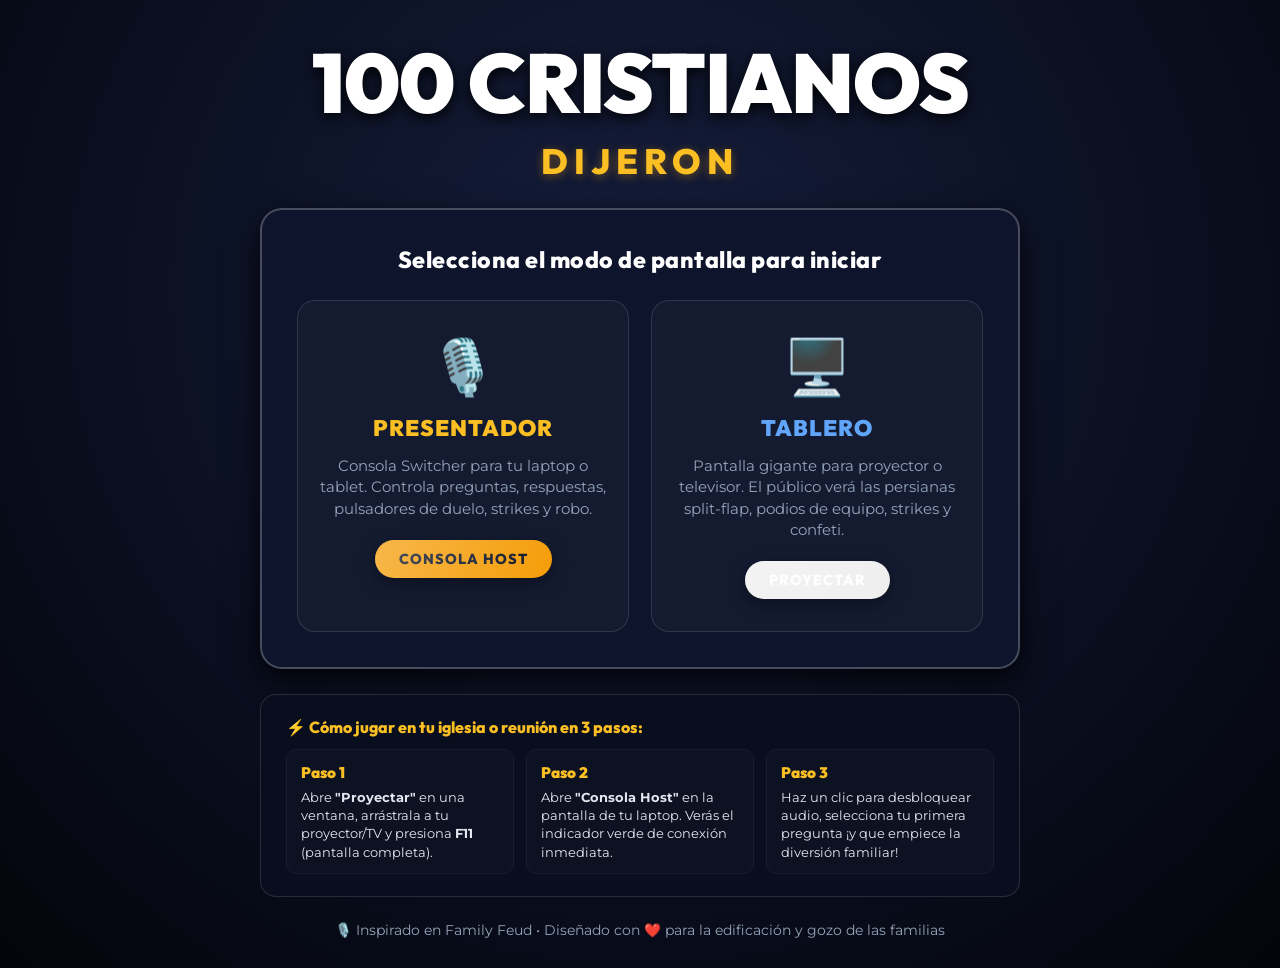
<file: index.html>
<!DOCTYPE html>
<html lang="es">
<head>
  <meta charset="UTF-8">
  <meta name="viewport" content="width=device-width, initial-scale=1.0">
  <title>100 Cristianos Dijeron 🎙️ - Juego Familiar para Iglesias</title>
  <link rel="stylesheet" href="css/variables.css">
  <link rel="stylesheet" href="css/main.css">
  <style>
    .welcome-container {
      display: flex;
      flex-direction: column;
      align-items: center;
      justify-content: center;
      min-height: 100vh;
      padding: 30px 20px;
      text-align: center;
      position: relative;
      z-index: 2;
      background: radial-gradient(circle at 50% 30%, #151d3b 0%, #080c1a 70%, #03050a 100%);
    }

    .title-area {
      margin-bottom: 25px;
    }

    .logo-broadcast {
      font-family: var(--font-display);
      font-weight: 900;
      font-size: clamp(2.8rem, 8vw, 5.2rem);
      text-transform: uppercase;
      letter-spacing: -1px;
      color: #ffffff;
      text-shadow: 0 4px 14px rgba(0, 0, 0, 0.9);
      margin-bottom: 4px;
    }

    .sub-logo {
      font-family: var(--font-display);
      font-size: clamp(1.2rem, 3.5vw, 2.2rem);
      font-weight: 800;
      color: var(--gold-bright);
      text-transform: uppercase;
      letter-spacing: 6px;
      text-shadow: 0 2px 10px rgba(245, 158, 11, 0.4);
    }

    .selection-box {
      width: 100%;
      max-width: 760px;
      padding: 35px;
      margin-bottom: 25px;
      background: #0d142b;
      border: 2px solid var(--border-stage-metallic);
      border-radius: 22px;
      box-shadow: var(--shadow-stage-card);
    }

    .selection-title {
      font-family: var(--font-display);
      font-size: 1.45rem;
      font-weight: 800;
      margin-bottom: 26px;
      color: #fff;
      letter-spacing: 0.5px;
    }

    .role-grid {
      display: grid;
      grid-template-columns: 1fr;
      gap: 22px;
    }

    @media (min-width: 640px) {
      .role-grid {
        grid-template-columns: 1fr 1fr;
      }
    }

    .role-card {
      padding: 32px 22px;
      background: rgba(255, 255, 255, 0.03);
      border: 1.5px solid var(--border-stage-subtle);
      border-radius: 18px;
      cursor: pointer;
      transition: all var(--transition-medium);
      display: flex;
      flex-direction: column;
      align-items: center;
      gap: 14px;
      position: relative;
    }

    .role-card:hover {
      background: rgba(255, 255, 255, 0.07);
      transform: translateY(-5px);
    }

    .role-card.presenter:hover {
      border-color: var(--gold-warm);
      box-shadow: 0 12px 30px rgba(245, 158, 11, 0.3);
    }

    .role-card.projector:hover {
      border-color: var(--team-a-bright);
      box-shadow: 0 12px 30px rgba(59, 130, 246, 0.3);
    }

    .role-icon {
      font-size: 3.4rem;
      transition: transform var(--transition-medium);
    }

    .role-card:hover .role-icon {
      transform: scale(1.15);
    }

    .role-name {
      font-family: var(--font-display);
      font-weight: 900;
      font-size: 1.4rem;
      text-transform: uppercase;
      letter-spacing: 1px;
    }

    .role-desc {
      font-size: 0.92rem;
      color: var(--text-muted);
      line-height: 1.45;
    }

    /* Guía rápida de 3 pasos */
    .quick-guide-box {
      width: 100%;
      max-width: 760px;
      padding: 22px 25px;
      background: #090e1f;
      border: 1px solid var(--border-stage-subtle);
      border-radius: 16px;
      margin-bottom: 25px;
      text-align: left;
    }

    .guide-title {
      font-family: var(--font-display);
      font-weight: 800;
      font-size: 1rem;
      color: var(--gold-bright);
      margin-bottom: 12px;
    }

    .guide-steps {
      display: grid;
      grid-template-columns: 1fr;
      gap: 12px;
    }

    @media (min-width: 600px) {
      .guide-steps {
        grid-template-columns: 1fr 1fr 1fr;
      }
    }

    .step-card {
      background: rgba(255, 255, 255, 0.02);
      padding: 12px 14px;
      border-radius: 10px;
      border: 1px solid rgba(255, 255, 255, 0.04);
      font-size: 0.82rem;
      color: var(--text-secondary);
      line-height: 1.4;
    }

    .step-num {
      font-family: var(--font-display);
      font-weight: 900;
      color: var(--gold-bright);
      font-size: 0.95rem;
      margin-bottom: 4px;
    }

    .footer {
      font-size: 0.85rem;
      color: var(--text-muted);
    }
  </style>
</head>
<body>
  <div class="welcome-container">
    <div class="title-area">
      <h1 class="logo-broadcast">100 CRISTIANOS</h1>
      <h2 class="sub-logo">DIJERON</h2>
    </div>
    
    <div class="selection-box">
      <h3 class="selection-title">Selecciona el modo de pantalla para iniciar</h3>
      
      <div class="role-grid">
        <!-- Tarjeta del Presentador -->
        <div class="role-card presenter" onclick="openRole('host.html')">
          <div class="role-icon">🎙️</div>
          <div class="role-name" style="color: var(--gold-bright);">Presentador</div>
          <p class="role-desc">Consola Switcher para tu laptop o tablet. Controla preguntas, respuestas, pulsadores de duelo, strikes y robo.</p>
          <button class="btn-premium" style="background: var(--gold-warm); color: #0f172a; padding: 10px 24px; font-size: 0.9rem; margin-top: 6px;">Consola Host</button>
        </div>

        <!-- Tarjeta de Proyección -->
        <div class="role-card projector" onclick="openRole('board.html')">
          <div class="role-icon">🖥️</div>
          <div class="role-name" style="color: #60a5fa;">Tablero</div>
          <p class="role-desc">Pantalla gigante para proyector o televisor. El público verá las persianas split-flap, podios de equipo, strikes y confeti.</p>
          <button class="btn-premium btn-blue" style="padding: 10px 24px; font-size: 0.9rem; margin-top: 6px;">Proyectar</button>
        </div>
      </div>
    </div>

    <!-- Guía de 3 pasos -->
    <div class="quick-guide-box">
      <div class="guide-title">⚡ Cómo jugar en tu iglesia o reunión en 3 pasos:</div>
      <div class="guide-steps">
        <div class="step-card">
          <div class="step-num">Paso 1</div>
          Abre <strong>"Proyectar"</strong> en una ventana, arrástrala a tu proyector/TV y presiona <strong>F11</strong> (pantalla completa).
        </div>
        <div class="step-card">
          <div class="step-num">Paso 2</div>
          Abre <strong>"Consola Host"</strong> en la pantalla de tu laptop. Verás el indicador verde de conexión inmediata.
        </div>
        <div class="step-card">
          <div class="step-num">Paso 3</div>
          Haz un clic para desbloquear audio, selecciona tu primera pregunta ¡y que empiece la diversión familiar!
        </div>
      </div>
    </div>

    <p class="footer">🎙️ Inspirado en Family Feud • Diseñado con ❤️ para la edificación y gozo de las familias</p>
  </div>

  <script src="js/audio.js"></script>
  <script>
    document.addEventListener('click', () => {
      if (window.sounds) {
        window.sounds.init();
      }
    }, { once: true });

    function openRole(url) {
      if (window.sounds) {
        window.sounds.playCorrect();
      }
      setTimeout(() => {
        window.location.href = url;
      }, 260);
    }
  </script>
</body>
</html>
</file>
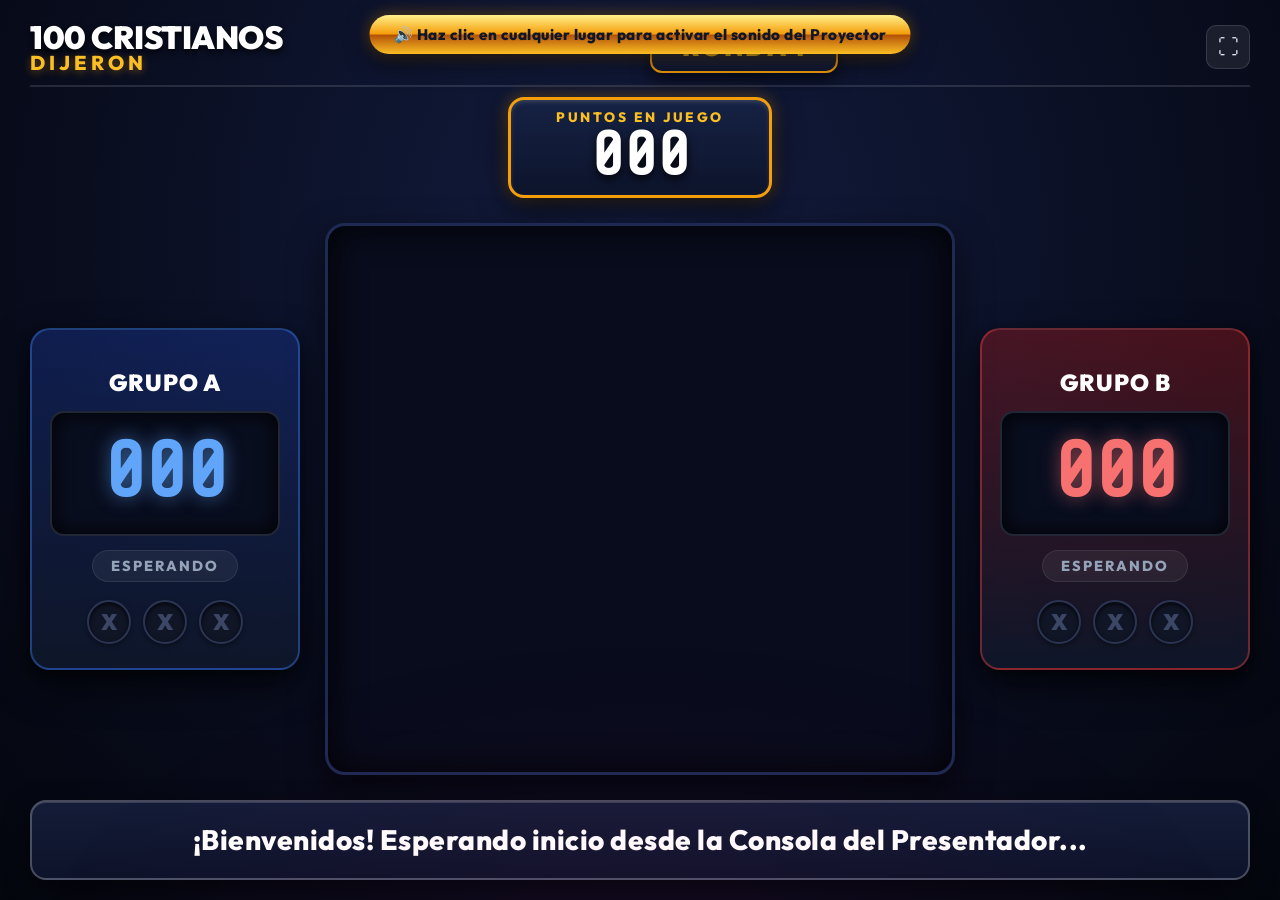
<file: board.html>
<!DOCTYPE html>
<html lang="es">
<head>
  <meta charset="UTF-8">
  <meta name="viewport" content="width=device-width, initial-scale=1.0">
  <title>Tablero de Proyección - 100 Cristianos Dijeron 🎙️</title>
  <link rel="stylesheet" href="css/variables.css">
  <link rel="stylesheet" href="css/main.css">
  <link rel="stylesheet" href="css/board.css">
</head>
<body>
  <!-- Canvas para Confeti de Celebración -->
  <canvas id="confetti-canvas"></canvas>

  <!-- Banner Flotante de Desbloqueo de Audio -->
  <div class="audio-banner" id="audio-unlock-banner" onclick="unlockAudio()">
    <span>🔊 Haz clic en cualquier lugar para activar el sonido del Proyector</span>
  </div>

  <!-- Contenedor Principal del Escenario Broadcast -->
  <div class="board-layout">
    
    <!-- Encabezado / Logo e Información de Ronda -->
    <header class="board-header">
      <div class="logo-area">
        <span class="logo-main">100 CRISTIANOS</span>
        <span class="logo-sub">DIJERON</span>
      </div>

      <div class="header-center-info">
        <div class="round-panel" id="round-indicator">RONDA 1</div>
      </div>

      <div class="header-actions">
        <button class="btn-icon-fullscreen" onclick="toggleFullScreen()" title="Pantalla Completa (F11)">⛶</button>
      </div>
    </header>

    <!-- Marcador Central Superior (Puntaje de la Ronda) -->
    <div class="score-center-container">
      <div class="score-box round-accumulated">
        <div class="score-label">PUNTOS EN JUEGO</div>
        <div class="score-val" id="accumulated-points">000</div>
      </div>
    </div>

    <!-- Área Principal de Juego (Podios + Tablero Central de Persianas) -->
    <main class="board-main">
      
      <!-- Podio Equipo A (Azul Real) -->
      <section class="team-panel team-a" id="team-a-panel">
        <div class="podium-spotlight"></div>
        <h2 class="team-name" id="team-a-name">GRUPO A</h2>
        <div class="score-box team-score-box">
          <div class="score-val" id="team-a-score">000</div>
        </div>
        <div class="team-indicator" id="team-a-indicator">ESPERANDO</div>
        
        <!-- 3 Lámparas Físicas de Strike -->
        <div class="podium-strikes" id="team-a-strikes" title="Strikes acumulados">
          <div class="strike-lamp" id="team-a-x1"><span class="podium-x">X</span></div>
          <div class="strike-lamp" id="team-a-x2"><span class="podium-x">X</span></div>
          <div class="strike-lamp" id="team-a-x3"><span class="podium-x">X</span></div>
        </div>
      </section>

      <!-- Tablero Central de Respuestas (Persianas Split-Flap) -->
      <section class="board-cards-grid" id="board-cards-container">
        <!-- Generado dinámicamente en board.js -->
      </section>

      <!-- Podio Equipo B (Rojo Carmín) -->
      <section class="team-panel team-b" id="team-b-panel">
        <div class="podium-spotlight"></div>
        <h2 class="team-name" id="team-b-name">GRUPO B</h2>
        <div class="score-box team-score-box">
          <div class="score-val" id="team-b-score">000</div>
        </div>
        <div class="team-indicator" id="team-b-indicator">ESPERANDO</div>

        <!-- 3 Lámparas Físicas de Strike -->
        <div class="podium-strikes" id="team-b-strikes" title="Strikes acumulados">
          <div class="strike-lamp" id="team-b-x1"><span class="podium-x">X</span></div>
          <div class="strike-lamp" id="team-b-x2"><span class="podium-x">X</span></div>
          <div class="strike-lamp" id="team-b-x3"><span class="podium-x">X</span></div>
        </div>
      </section>

    </main>

    <!-- Pregunta Gigante en la Parte Inferior -->
    <footer class="board-footer">
      <div class="question-box" id="question-text">
        ¡Bienvenidos! Esperando inicio desde la Consola del Presentador...
      </div>
    </footer>

  </div>

  <!-- Overlay para los Strikes (Grandes 'X' Rojas Impactantes) -->
  <div class="strikes-overlay" id="strikes-overlay">
    <div class="strike-flash"></div>
    <div class="strikes-wrapper" id="strikes-wrapper">
      <!-- Generado dinámicamente con animación elástica -->
    </div>
  </div>

  <!-- Overlay de Alerta: ¡OPORTUNIDAD DE ROBO! -->
  <div class="steal-overlay" id="steal-overlay">
    <div class="steal-badge">
      <div class="steal-icon">🚨</div>
      <h2 class="steal-title">¡OPORTUNIDAD DE ROBO!</h2>
      <p class="steal-subtitle" id="steal-team-announcement">EQUIPO RIVAL TIENE UNA OPORTUNIDAD</p>
    </div>
  </div>

  <!-- Overlay de Alerta: DUELO DE CAPITANES (Face-Off) -->
  <div class="faceoff-overlay" id="faceoff-overlay">
    <div class="faceoff-badge">
      <div class="faceoff-icon">⚡</div>
      <h2 class="faceoff-title">¡DUELO DE CAPITANES!</h2>
      <p class="faceoff-subtitle" id="faceoff-winner-text">¡ATENTOS AL PULSADOR!</p>
    </div>
  </div>

  <!-- Pantalla Completa Especial para DINERO RÁPIDO (Fast Money) -->
  <div class="fast-money-overlay" id="fast-money-overlay">
    <div class="fast-money-header">
      <div class="fast-logo-badge">
        <span class="logo-main" style="font-size: 2.4rem;">DINERO RÁPIDO</span>
        <span class="fast-sub-title">RONDA FINAL DECISIVA</span>
      </div>

      <!-- Cronómetro con Indicador Circular -->
      <div class="timer-display-wrapper">
        <div class="timer-container" id="fast-money-timer">20</div>
      </div>
    </div>
    
    <div class="fast-money-grid">
      <!-- Columna Jugador 1 -->
      <div class="fast-player-col player-1-theme" id="player-1-col">
        <div class="player-col-header">
          <span class="player-badge">PRIMER TURNO</span>
          <h3>JUGADOR 1</h3>
        </div>
        <div class="fast-rows-container" id="player-1-rows">
          <!-- Filas generadas dinámicamente -->
        </div>
        <div class="fast-player-total">
          <span>TOTAL JUGADOR 1:</span>
          <span class="fast-total-val" id="p1-total">0</span>
        </div>
      </div>
      
      <!-- Columna Jugador 2 -->
      <div class="fast-player-col player-2-theme" id="player-2-col">
        <div class="player-col-header">
          <span class="player-badge">SEGUNDO TURNO</span>
          <h3>JUGADOR 2</h3>
        </div>
        <div class="fast-rows-container" id="player-2-rows">
          <!-- Filas generadas dinámicamente -->
        </div>
        <div class="fast-player-total">
          <span>TOTAL JUGADOR 2:</span>
          <span class="fast-total-val" id="p2-total">0</span>
        </div>
      </div>
    </div>

    <!-- Puntuación Global Acumulada con Barra de Meta hacia 200 Puntos -->
    <div class="fast-money-footer-panel">
      <div class="fast-progress-wrapper">
        <div class="fast-progress-labels">
          <span>PUNTOS TOTALES ACUMULADOS</span>
          <span class="fast-goal-label">META: 200 PUNTOS</span>
        </div>
        <div class="fast-progress-track">
          <div class="fast-progress-bar" id="fast-progress-bar" style="width: 0%;"></div>
        </div>
      </div>

      <div class="fast-money-grand-total">
        <span class="grand-total-val" id="fast-grand-total">0</span>
        <span class="grand-total-max">/ 200</span>
      </div>
    </div>
  </div>

  <!-- Scripts -->
  <script src="js/audio.js"></script>
  <script src="js/board.js"></script>
</body>
</html>
</file>
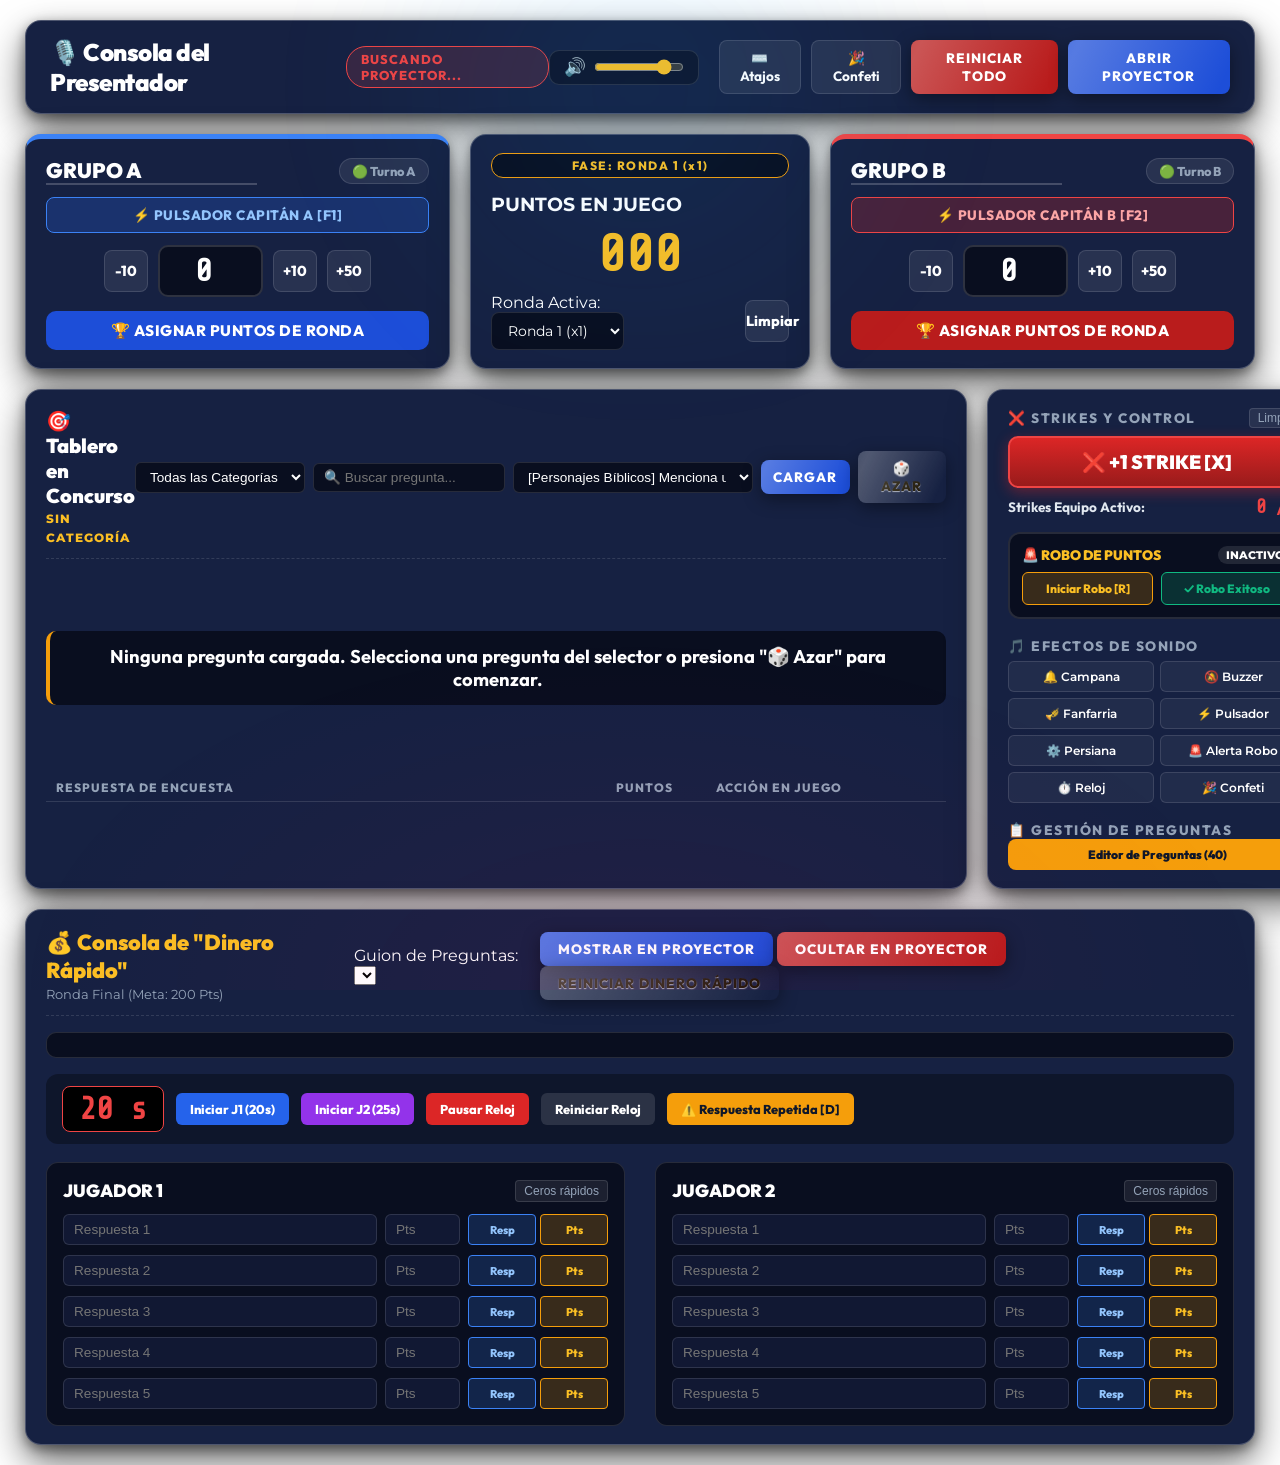
<file: host.html>
<!DOCTYPE html>
<html lang="es">
<head>
  <meta charset="UTF-8">
  <meta name="viewport" content="width=device-width, initial-scale=1.0">
  <title>Consola del Presentador - 100 Cristianos Dijeron 🎙️</title>
  <link rel="stylesheet" href="css/variables.css">
  <link rel="stylesheet" href="css/main.css">
  <link rel="stylesheet" href="css/host.css">
</head>
<body>
  
  <div class="host-container">
    
    <!-- Barra Superior de Control de Producción -->
    <header class="host-header">
      <div class="header-title-area">
        <div class="host-title-badge">
          <h1>🎙️ Consola del Presentador</h1>
          <span class="connection-status disconnected" id="connection-badge">Buscando Proyector...</span>
        </div>
      </div>

      <!-- Controles de Audio y Acciones Globales -->
      <div class="header-tools-area">
        <div class="volume-control-box">
          <button class="btn-mute" id="btn-mute-toggle" onclick="toggleHostMute()" title="Silenciar / Activar Audio">🔊</button>
          <input type="range" id="host-volume-slider" min="0" max="1" step="0.05" value="0.85" oninput="changeHostVolume(this.value)" title="Volumen Master">
        </div>

        <div class="global-actions">
          <button class="btn-tool" onclick="openHotkeysModal()" title="Ver Atajos de Teclado">⌨️ Atajos</button>
          <button class="btn-tool" onclick="triggerHostConfetti()" title="Lanzar Confeti al Proyector">🎉 Confeti</button>
          <button class="btn-premium btn-red" onclick="resetFullGame()">Reiniciar Todo</button>
          <button class="btn-premium btn-blue" onclick="openBoardTab()">Abrir Proyector</button>
        </div>
      </div>
    </header>

    <!-- Fila 1: Control de Equipos y Puntuación Global -->
    <div class="host-row-two-cols">
      
      <!-- Equipo A Control (Azul Real) -->
      <div class="host-card team-control-card border-a" id="host-team-a-panel">
        <div class="team-header-input">
          <input type="text" id="team-a-input-name" value="GRUPO A" onchange="syncState()">
          <button class="active-dot" id="dot-team-a" onclick="setActiveTeam('A')" title="Atajo: Tecla A">
            🟢 Turno <span class="hotkey-mini">A</span>
          </button>
        </div>

        <!-- Botón de Pulsador de Duelo (Face-Off) -->
        <button class="btn-faceoff-buzz btn-blue-buzz" onclick="triggerFaceOff('A')" title="Atajo: Tecla F1">
          ⚡ Pulsador Capitán A [F1]
        </button>
        
        <div class="score-modifier-row">
          <button class="btn-adjust" onclick="modifyScore('A', -10)">-10</button>
          <input type="number" id="team-a-score-val" value="0" onchange="syncState()">
          <button class="btn-adjust" onclick="modifyScore('A', 10)">+10</button>
          <button class="btn-adjust btn-quick-add" onclick="modifyScore('A', 50)">+50</button>
        </div>
        
        <button class="btn-assign-accumulated btn-blue-fill" onclick="assignAccumulatedTo('A')" title="Atajo: Tecla Espacio (si Equipo A activo)">
          🏆 Asignar Puntos de Ronda
        </button>
      </div>

      <!-- Puntos de la Ronda, Multiplicador y Estado de Concurso -->
      <div class="host-card round-settings-card">
        <div class="phase-indicator-badge" id="phase-badge">FASE: RONDA REGULAR</div>
        <h3>PUNTOS EN JUEGO</h3>
        <div class="accumulated-pool-display" id="accumulated-display">000</div>
        
        <div class="settings-row">
          <div class="round-select-wrapper">
            <label>Ronda Activa:</label>
            <select id="round-select" onchange="onRoundChange()">
              <option value="1">Ronda 1 (x1)</option>
              <option value="2">Ronda 2 (x2)</option>
              <option value="3">Ronda 3 (x3)</option>
              <option value="4">Ronda 4 (x3)</option>
            </select>
          </div>
          <button class="btn-adjust btn-gray" onclick="clearAccumulated()" title="Poner en 0 acumulados">Limpiar</button>
        </div>
      </div>

      <!-- Equipo B Control (Rojo Carmín) -->
      <div class="host-card team-control-card border-b" id="host-team-b-panel">
        <div class="team-header-input">
          <input type="text" id="team-b-input-name" value="GRUPO B" onchange="syncState()">
          <button class="active-dot" id="dot-team-b" onclick="setActiveTeam('B')" title="Atajo: Tecla B">
            🟢 Turno <span class="hotkey-mini">B</span>
          </button>
        </div>

        <!-- Botón de Pulsador de Duelo (Face-Off) -->
        <button class="btn-faceoff-buzz btn-red-buzz" onclick="triggerFaceOff('B')" title="Atajo: Tecla F2">
          ⚡ Pulsador Capitán B [F2]
        </button>
        
        <div class="score-modifier-row">
          <button class="btn-adjust" onclick="modifyScore('B', -10)">-10</button>
          <input type="number" id="team-b-score-val" value="0" onchange="syncState()">
          <button class="btn-adjust" onclick="modifyScore('B', 10)">+10</button>
          <button class="btn-adjust btn-quick-add" onclick="modifyScore('B', 50)">+50</button>
        </div>
        
        <button class="btn-assign-accumulated btn-red-fill" onclick="assignAccumulatedTo('B')" title="Atajo: Tecla Espacio (si Equipo B activo)">
          🏆 Asignar Puntos de Ronda
        </button>
      </div>

    </div>

    <!-- Fila 2: Selector de Preguntas y Control del Tablero Activo -->
    <div class="host-row-main-deck">
      
      <!-- Panel de Control del Tablero (Pregunta y Respuestas) -->
      <div class="host-card active-game-card">
        <div class="card-header-actions">
          <div class="deck-title-wrap">
            <h2>🎯 Tablero en Concurso</h2>
            <span class="deck-subtitle" id="active-category-pill">SIN CATEGORÍA</span>
          </div>
          
          <!-- Filtro de Categoría y Buscador en Vivo -->
          <div class="question-search-filters">
            <select id="category-filter-select" onchange="onCategoryFilterChange()">
              <option value="ALL">Todas las Categorías</option>
            </select>

            <input type="text" id="question-search-input" placeholder="🔍 Buscar pregunta..." oninput="onSearchQuestions()">

            <select id="question-select-db">
              <!-- Cargado dinámicamente desde database.js -->
            </select>

            <button class="btn-premium btn-blue btn-sm" onclick="loadSelectedQuestion()">Cargar</button>
            <button class="btn-premium btn-gold btn-sm" onclick="loadRandomQuestion()" title="Cargar pregunta al azar">🎲 Azar</button>
          </div>
        </div>

        <div class="active-question-display" id="active-question-lbl">
          Ninguna pregunta cargada. Selecciona una pregunta del selector o presiona "🎲 Azar" para comenzar.
        </div>

        <div class="host-answers-list-header">
          <span>RESPUESTA DE ENCUESTA</span>
          <span>PUNTOS</span>
          <span>ACCIÓN EN JUEGO</span>
        </div>
        
        <div class="host-answers-list" id="host-answers-list-container">
          <!-- Respuestas cargadas dinámicamente con botones de acertar y destapar sin puntos -->
        </div>
      </div>

      <!-- Panel Lateral de Acciones Rápidas (Strikes, Robo y Sonidos) -->
      <div class="host-card side-actions-card">
        
        <!-- Control Inteligente de Strikes -->
        <div class="side-section-header">
          <h3>❌ STRIKES Y CONTROL</h3>
          <button class="btn-mini-clear" onclick="clearStrikesOnBoard()" title="Poner en 0 los strikes de los podios">Limpiar</button>
        </div>
        
        <div class="strikes-triggers">
          <button class="btn-strike-main" onclick="addProgressiveStrike()" title="Atajo: Tecla X">
            ❌ +1 STRIKE <span class="hotkey-tag">[X]</span>
          </button>
          <div class="strikes-indicators-live">
            <span>Strikes Equipo Activo:</span>
            <span class="live-strike-count" id="active-strike-display">0 / 3</span>
          </div>
        </div>

        <!-- Módulo de Oportunidad de Robo (Steal) -->
        <div class="steal-control-box" id="steal-control-box">
          <div class="steal-box-header">
            <h4>🚨 ROBO DE PUNTOS</h4>
            <span class="steal-status-pill" id="steal-status-pill">INACTIVO</span>
          </div>
          <div class="steal-actions-grid">
            <button class="btn-steal-trigger" onclick="triggerManualStealMode()" title="Activar alerta de robo en el proyector">
              Iniciar Robo [R]
            </button>
            <button class="btn-steal-win" onclick="resolveStealWin()" title="El equipo rival acertó y se roba la bolsa">
              ✓ Robo Exitoso
            </button>
          </div>
        </div>

        <!-- Efectos de Sonido de TV Show -->
        <h3 style="margin-top: 18px;">🎵 EFECTOS DE SONIDO</h3>
        <div class="sounds-grid">
          <button class="btn-sound" onclick="playHostSound('correct')">🔔 Campana</button>
          <button class="btn-sound btn-sound-wrong" onclick="playHostSound('wrong')">🔕 Buzzer</button>
          <button class="btn-sound btn-sound-win" onclick="playHostSound('win')">🎺 Fanfarria</button>
          <button class="btn-sound" onclick="playHostSound('faceoff_buzzer')">⚡ Pulsador</button>
          <button class="btn-sound" onclick="playHostSound('mechanical_flap')">⚙️ Persiana</button>
          <button class="btn-sound" onclick="playHostSound('steal_alert')">🚨 Alerta Robo</button>
          <button class="btn-sound" onclick="playHostSound('tick')">⏱️ Reloj</button>
          <button class="btn-sound btn-sound-confetti" onclick="triggerHostConfetti()">🎉 Confeti</button>
        </div>

        <h3 style="margin-top: 18px;">📋 GESTIÓN DE PREGUNTAS</h3>
        <div class="db-actions-quick">
          <button class="btn-sound btn-gold-solid" onclick="openDatabaseEditor()">
            Editor de Preguntas (<span id="total-q-count">0</span>)
          </button>
        </div>
      </div>

    </div>

    <!-- Fila 3: MÓDULO DE DINERO RÁPIDO (FAST MONEY) -->
    <div class="host-card fast-money-control-panel">
      <div class="fast-header">
        <div class="fast-header-left">
          <h2>💰 Consola de "Dinero Rápido"</h2>
          <span class="fast-badge-status">Ronda Final (Meta: 200 Pts)</span>
        </div>

        <div class="fast-set-selector-wrap">
          <label>Guion de Preguntas:</label>
          <select id="fast-set-select" onchange="onFastSetChange()">
            <!-- Sets cargados de database.js -->
          </select>
        </div>

        <div class="fast-actions">
          <button class="btn-premium btn-blue" onclick="toggleFastMoneyBoard(true)">Mostrar en Proyector</button>
          <button class="btn-premium btn-red" onclick="toggleFastMoneyBoard(false)">Ocultar en Proyector</button>
          <button class="btn-premium btn-gold" onclick="resetFastMoneyState()">Reiniciar Dinero Rápido</button>
        </div>
      </div>

      <!-- Guion de Preguntas en Pantalla para que el presentador lea fácilmente -->
      <div class="fast-questions-script-box" id="fast-questions-script-box">
        <!-- 5 preguntas del set seleccionado -->
      </div>

      <div class="fast-timer-controls">
        <div class="timer-display-host" id="fast-timer-display">20 s</div>
        <button class="btn-timer btn-start-t" onclick="startFastTimer(20)">Iniciar J1 (20s)</button>
        <button class="btn-timer btn-start-t btn-timer-j2" onclick="startFastTimer(25)">Iniciar J2 (25s)</button>
        <button class="btn-timer btn-stop-t" onclick="stopFastTimer()">Pausar Reloj</button>
        <button class="btn-timer btn-reset-t" onclick="resetFastTimer()">Reiniciar Reloj</button>
        <button class="btn-timer btn-repeat-alert" onclick="triggerRepeatAnswerAlert()" title="Tocar sonido de respuesta duplicada">
          ⚠️ Respuesta Repetida [D]
        </button>
      </div>

      <div class="fast-players-host-inputs">
        
        <!-- Jugador 1 Control -->
        <div class="player-input-column border-a">
          <div class="player-col-header">
            <h3>JUGADOR 1</h3>
            <button class="btn-quick-zero-all" onclick="quickZeroRemaining('player1')" title="Llenar casillas vacías con 0">Ceros rápidos</button>
          </div>
          <div class="player-rows-inputs" id="p1-inputs-container">
            <!-- 5 filas de entradas -->
          </div>
        </div>

        <!-- Jugador 2 Control -->
        <div class="player-input-column border-b">
          <div class="player-col-header">
            <h3>JUGADOR 2</h3>
            <button class="btn-quick-zero-all" onclick="quickZeroRemaining('player2')" title="Llenar casillas vacías con 0">Ceros rápidos</button>
          </div>
          <div class="player-rows-inputs" id="p2-inputs-container">
            <!-- 5 filas de entradas -->
          </div>
        </div>

      </div>
    </div>

  </div>

  <!-- MODAL: EDITOR DE PREGUNTAS (CREACIÓN DINÁMICA, EXPORT/IMPORT) -->
  <div class="db-editor-modal" id="db-editor-modal">
    <div class="db-editor-content">
      <div class="db-editor-header">
        <h2>📚 Base de Datos y Gestor de Preguntas</h2>
        <button class="btn-close-modal" onclick="closeDatabaseEditor()">✖</button>
      </div>
      
      <div class="db-editor-body">
        
        <!-- Crear Nueva Pregunta con 3 a 8 Respuestas Flexibles -->
        <div class="editor-section-new">
          <h3>➕ Agregar Nueva Pregunta de Encuesta</h3>
          <div class="editor-form-row">
            <div class="editor-form-group" style="flex: 1;">
              <label>Categoría:</label>
              <input type="text" id="new-q-category" placeholder="Ej. Personajes Bíblicos / Vida en la Iglesia">
            </div>
            <div class="editor-form-group" style="flex: 2;">
              <label>Pregunta:</label>
              <input type="text" id="new-q-text" placeholder="Ej. Nombra un personaje de la Biblia que...">
            </div>
          </div>
          
          <div class="answers-editor-header">
            <label>Respuestas y Puntuaciones (Mínimo 3, Máximo 8):</label>
            <div class="answers-count-btns">
              <button class="btn-count-adjust" onclick="addAnswerRow()">+ Casilla</button>
              <button class="btn-count-adjust" onclick="removeAnswerRow()">- Casilla</button>
            </div>
          </div>

          <div class="answers-dynamic-list" id="new-q-answers-container">
            <!-- Filas dinámicas de respuestas -->
          </div>
          
          <button class="btn-premium btn-blue" onclick="saveNewQuestion()" style="width: 100%; margin-top: 15px;">Guardar Pregunta en Base de Datos</button>
        </div>

        <hr class="editor-divider">

        <!-- Herramientas de Respaldo e Importación/Exportación -->
        <div class="editor-tools-row">
          <button class="btn-tool-secondary" onclick="exportQuestionsJSON()">💾 Exportar Preguntas (JSON)</button>
          
          <label class="btn-tool-secondary" style="cursor: pointer;">
            📥 Importar Preguntas (JSON)
            <input type="file" id="import-json-file" accept=".json" style="display: none;" onchange="importQuestionsJSON(event)">
          </label>

          <button class="btn-tool-secondary btn-danger-soft" onclick="confirmResetDatabase()">↺ Restaurar Preguntas de Fábrica</button>
        </div>

        <hr class="editor-divider">

        <!-- Listado de Preguntas Existentes con opción de búsqueda y borrado -->
        <div class="editor-section-list">
          <div class="list-search-header">
            <h3>📋 Preguntas en Sistema (<span id="modal-q-count">0</span>)</h3>
            <input type="text" id="modal-search-input" placeholder="Filtrar lista..." oninput="renderEditorQuestionsList()">
          </div>
          <div class="questions-scroll-list" id="editor-questions-list">
            <!-- Cargado dinámicamente -->
          </div>
        </div>

      </div>
    </div>
  </div>

  <!-- MODAL: GUÍA DE ATAJOS DE TECLADO (HOTKEYS) -->
  <div class="db-editor-modal" id="hotkeys-modal">
    <div class="db-editor-content" style="max-width: 620px;">
      <div class="db-editor-header">
        <h2>⌨️ Atajos de Teclado para el Show en Vivo</h2>
        <button class="btn-close-modal" onclick="closeHotkeysModal()">✖</button>
      </div>
      <div class="hotkeys-modal-body">
        <div class="hotkey-entry"><span class="key-badge">1 - 8</span><span>Acierto: Revelar Respuesta 1 a 8 (+Puntos a la bolsa)</span></div>
        <div class="hotkey-entry"><span class="key-badge">Alt + 1-8</span><span>Destapar respuesta faltante por curiosidad (Sin Puntos)</span></div>
        <div class="hotkey-entry"><span class="key-badge">X</span><span>+1 Strike progresivo (en el 3ero activa Robo de Puntos)</span></div>
        <div class="hotkey-entry"><span class="key-badge">F1 / F2</span><span>Pulsador de Duelo Capitán A / Capitán B</span></div>
        <div class="hotkey-entry"><span class="key-badge">A / B</span><span>Activar turno del GRUPO A / GRUPO B</span></div>
        <div class="hotkey-entry"><span class="key-badge">R</span><span>Activar / Desactivar alerta de Robo de Puntos</span></div>
        <div class="hotkey-entry"><span class="key-badge">Espacio</span><span>Asignar puntos acumulados al equipo en turno</span></div>
        <div class="hotkey-entry"><span class="key-badge">D</span><span>Alerta de Respuesta Repetida (Dinero Rápido)</span></div>
        <div class="hotkey-entry"><span class="key-badge">M</span><span>Silenciar / Activar audio general</span></div>
        <div class="hotkey-entry"><span class="key-badge">C</span><span>Lanzar lluvia de confeti en el proyector</span></div>
      </div>
    </div>
  </div>

  <!-- Scripts -->
  <script src="js/audio.js"></script>
  <script src="js/database.js"></script>
  <script src="js/host.js"></script>
</body>
</html>
</file>
<file: css/variables.css>
/* SISTEMA DE DISEÑO BROADCAST - 100 CRISTIANOS DIJERON (EDICIÓN ESTUDIO DE TV) */
@import url('https://fonts.googleapis.com/css2?family=Montserrat:wght@400;500;600;700;800;900&family=Outfit:wght@400;500;600;700;800;900&family=Share+Tech+Mono&display=swap');

:root {
  /* Escenario de Televisión y Fondo */
  --bg-stage-deep: #060914;
  --bg-stage-navy: #0b1126;
  --bg-stage-surface: #101935;
  --bg-stage-panel: #162142;
  --bg-stage-glass: rgba(16, 25, 53, 0.88);
  --border-stage-subtle: rgba(255, 255, 255, 0.12);
  --border-stage-metallic: rgba(255, 255, 255, 0.24);

  /* Identidad de Equipos (Paleta Oficial de TV Show) */
  /* Equipo A: Azul Real Zafiro */
  --team-a-primary: #1d4ed8;
  --team-a-bright: #3b82f6;
  --team-a-dark: #1e3a8a;
  --team-a-glow: 0 0 20px rgba(59, 130, 246, 0.45);
  --team-a-bg-surface: rgba(29, 78, 216, 0.18);

  /* Equipo B: Rojo Carmín / Rubí */
  --team-b-primary: #dc2626;
  --team-b-bright: #ef4444;
  --team-b-dark: #991b1b;
  --team-b-glow: 0 0 20px rgba(239, 68, 68, 0.45);
  --team-b-bg-surface: rgba(220, 38, 38, 0.18);

  /* Oro Cálido de Concurso (Trofeo & Marcador) */
  --gold-warm: #f59e0b;
  --gold-bright: #fbbf24;
  --gold-light: #fef08a;
  --gold-dark: #b45309;
  --gold-metallic: linear-gradient(180deg, #fef08a 0%, #f59e0b 48%, #b45309 52%, #fbbf24 100%);
  --gold-glow-subtle: 0 0 16px rgba(245, 158, 11, 0.4);

  /* Elementos de Alerta y Strikes */
  --strike-red: #ef4444;
  --strike-red-heavy: #b91c1c;
  --strike-glow: 0 0 35px rgba(239, 68, 68, 0.8);
  --green-win: #10b981;
  --green-glow: 0 0 20px rgba(16, 185, 129, 0.5);

  /* Tipografías de Alto Impacto */
  --font-display: 'Outfit', sans-serif;
  --font-body: 'Montserrat', sans-serif;
  --font-counter: 'Share Tech Mono', monospace;

  /* Texto y Legibilidad */
  --text-primary: #ffffff;
  --text-secondary: #e2e8f0;
  --text-muted: #94a3b8;
  --text-dark: #0f172a;

  /* Persianas Mecánicas (Split-Flap Panels) */
  --flap-front: linear-gradient(180deg, #1a2548 0%, #0f1731 100%);
  --flap-back: linear-gradient(180deg, #243261 0%, #151e3d 100%);
  --flap-border: #2e3d6f;
  --flap-split-line: rgba(0, 0, 0, 0.65);

  /* Sombras Direccionales y Biseles de Estudio */
  --shadow-stage-card: 0 16px 36px rgba(0, 0, 0, 0.6), 0 4px 12px rgba(0, 0, 0, 0.4);
  --shadow-bezel: inset 0 2px 3px rgba(255, 255, 255, 0.28), inset 0 -3px 5px rgba(0, 0, 0, 0.75);
  --shadow-score-display: inset 0 0 22px rgba(0, 0, 0, 0.95);

  /* Transiciones */
  --transition-fast: 0.16s cubic-bezier(0.4, 0, 0.2, 1);
  --transition-medium: 0.35s cubic-bezier(0.2, 0.8, 0.25, 1);
  --transition-elastic: 0.55s cubic-bezier(0.175, 0.885, 0.32, 1.3);
}

* {
  box-sizing: border-box;
  margin: 0;
  padding: 0;
}

body {
  background-color: var(--bg-stage-deep);
  color: var(--text-primary);
  font-family: var(--font-body);
  overflow-x: hidden;
  min-height: 100vh;
  -webkit-font-smoothing: antialiased;
  -moz-osx-font-smoothing: grayscale;
}

/* Scrollbars sobrias */
::-webkit-scrollbar {
  width: 8px;
  height: 8px;
}
::-webkit-scrollbar-track {
  background: rgba(6, 9, 20, 0.85);
}
::-webkit-scrollbar-thumb {
  background: rgba(255, 255, 255, 0.18);
  border-radius: 4px;
}
::-webkit-scrollbar-thumb:hover {
  background: rgba(255, 255, 255, 0.32);
}
</file>
<file: css/main.css>
/* ESTILOS COMUNES Y COMPONENTES REUTILIZABLES - ESCENARIO DE TV */
body {
  background: var(--grad-stage);
  background-attachment: fixed;
  display: flex;
  flex-direction: column;
  position: relative;
  min-height: 100vh;
}

/* Efecto de Focos de Escenario en el Fondo (Spotlights) */
body::before {
  content: '';
  position: fixed;
  top: -20vh;
  left: 20%;
  width: 60vw;
  height: 60vh;
  background: radial-gradient(circle, rgba(0, 150, 255, 0.08) 0%, transparent 70%);
  pointer-events: none;
  z-index: 0;
  filter: blur(50px);
}

body::after {
  content: '';
  position: fixed;
  bottom: -10vh;
  left: 0;
  width: 100vw;
  height: 40vh;
  background: radial-gradient(ellipse at bottom, rgba(255, 0, 127, 0.05) 0%, transparent 70%);
  pointer-events: none;
  z-index: 0;
}

/* Efecto Vidrio Premium (Glassmorphism de TV) */
.glass-panel {
  background: var(--bg-glass);
  backdrop-filter: blur(20px);
  -webkit-backdrop-filter: blur(20px);
  border: 1px solid var(--border-glass);
  border-radius: 20px;
  box-shadow: var(--shadow-card);
  position: relative;
}

.glass-panel-heavy {
  background: var(--bg-glass-heavy);
  backdrop-filter: blur(24px);
  -webkit-backdrop-filter: blur(24px);
  border: 1px solid rgba(255, 255, 255, 0.12);
  border-radius: 20px;
  box-shadow: var(--shadow-card);
}

/* Marco Luminoso Neón (Marquee Border) */
.neon-border-gold {
  border: 2px solid var(--accent-gold);
  box-shadow: var(--glow-gold);
}

.neon-border-cyan {
  border: 2px solid var(--accent-cyan);
  box-shadow: var(--glow-cyan);
}

.neon-border-magenta {
  border: 2px solid var(--accent-magenta);
  box-shadow: var(--glow-magenta);
}

/* Botón Premium Brillante de Escenario */
.btn-premium {
  font-family: var(--font-display);
  font-weight: 800;
  font-size: 1rem;
  letter-spacing: 1px;
  text-transform: uppercase;
  padding: 12px 28px;
  border-radius: 30px;
  border: none;
  cursor: pointer;
  color: #fff;
  transition: all var(--transition-fast);
  display: inline-flex;
  align-items: center;
  justify-content: center;
  gap: 10px;
  box-shadow: 0 5px 18px rgba(0, 0, 0, 0.4);
  position: relative;
  overflow: hidden;
  user-select: none;
}

.btn-premium::after {
  content: '';
  position: absolute;
  top: 0;
  left: -100%;
  width: 200%;
  height: 100%;
  background: linear-gradient(90deg, transparent, rgba(255, 255, 255, 0.25), transparent);
  transform: skewX(-25deg);
  transition: 0.6s ease;
  pointer-events: none;
}

.btn-premium:hover::after {
  left: 100%;
}

.btn-premium:active {
  transform: scale(0.97);
}

.btn-cyan {
  background: linear-gradient(135deg, #0096bb 0%, #00f0ff 100%);
  border: 1px solid rgba(0, 240, 255, 0.6);
  color: #031526;
  text-shadow: 0 1px 2px rgba(255, 255, 255, 0.4);
}
.btn-cyan:hover {
  box-shadow: var(--glow-cyan);
  transform: translateY(-2px);
  color: #000;
}

.btn-magenta {
  background: linear-gradient(135deg, #bd0060 0%, var(--accent-magenta) 100%);
  border: 1px solid rgba(255, 0, 127, 0.6);
  color: #fff;
}
.btn-magenta:hover {
  box-shadow: var(--glow-magenta);
  transform: translateY(-2px);
}

.btn-gold {
  background: var(--grad-gold-metallic);
  border: 1px solid rgba(255, 220, 100, 0.8);
  color: #1a1200;
  font-weight: 900;
  text-shadow: 0 1px 1px rgba(255, 255, 255, 0.6);
}
.btn-gold:hover {
  box-shadow: var(--glow-gold);
  transform: translateY(-2px);
}

.btn-red {
  background: linear-gradient(135deg, #b3162d 0%, var(--accent-red) 100%);
  border: 1px solid rgba(255, 42, 75, 0.6);
  color: #fff;
}
.btn-red:hover {
  box-shadow: var(--glow-red);
  transform: translateY(-2px);
}

.btn-green {
  background: linear-gradient(135deg, #139c35 0%, var(--accent-green) 100%);
  border: 1px solid rgba(37, 244, 88, 0.6);
  color: #03240d;
}
.btn-green:hover {
  box-shadow: var(--glow-green);
  transform: translateY(-2px);
}

/* Badge de Estado */
.status-pill {
  display: inline-flex;
  align-items: center;
  gap: 8px;
  font-family: var(--font-display);
  font-weight: 700;
  font-size: 0.8rem;
  padding: 6px 14px;
  border-radius: 20px;
  text-transform: uppercase;
  letter-spacing: 0.5px;
}

/* Tooltip / Hotkey Tag */
.hotkey-badge {
  display: inline-block;
  background: rgba(255, 255, 255, 0.12);
  border: 1px solid rgba(255, 255, 255, 0.25);
  border-radius: 4px;
  padding: 1px 6px;
  font-family: var(--font-display);
  font-size: 0.72rem;
  font-weight: 800;
  color: #ffd000;
  margin-left: 6px;
  box-shadow: 0 2px 4px rgba(0, 0, 0, 0.4);
}

/* Canvas Confeti */
#confetti-canvas {
  position: fixed;
  top: 0;
  left: 0;
  width: 100vw;
  height: 100vh;
  pointer-events: none;
  z-index: 999;
}
</file>
<file: css/board.css>
/* ESTILOS DEL TABLERO DE PROYECCIÓN (BROADCAST STAGE EDITION) */

/* Canvas de Confeti */
#confetti-canvas {
  position: fixed;
  top: 0;
  left: 0;
  width: 100vw;
  height: 100vh;
  pointer-events: none;
  z-index: 999;
}

/* Banner de Desbloqueo de Audio */
.audio-banner {
  position: fixed;
  top: 15px;
  left: 50%;
  transform: translateX(-50%);
  background: var(--gold-metallic);
  color: var(--text-dark);
  font-family: var(--font-display);
  font-weight: 800;
  font-size: 0.95rem;
  padding: 10px 24px;
  border-radius: 30px;
  box-shadow: 0 8px 24px rgba(0, 0, 0, 0.6), var(--gold-glow-subtle);
  z-index: 1000;
  cursor: pointer;
  letter-spacing: 0.5px;
  animation: pulse-audio-banner 1.8s infinite alternate;
  display: flex;
  align-items: center;
  gap: 8px;
}
.audio-banner.hidden {
  display: none !important;
}

@keyframes pulse-audio-banner {
  0% { transform: translateX(-50%) scale(1); }
  100% { transform: translateX(-50%) scale(1.04); }
}

/* Estructura Principal del Escenario */
.board-layout {
  display: flex;
  flex-direction: column;
  height: 100vh;
  padding: 20px 30px;
  justify-content: space-between;
  max-width: 1680px;
  margin: 0 auto;
  width: 100%;
  position: relative;
  background: radial-gradient(circle at 50% 25%, #131c3f 0%, #080c1c 65%, #04060e 100%);
}

/* Encabezado Broadcast */
.board-header {
  display: flex;
  justify-content: space-between;
  align-items: center;
  border-bottom: 2px solid var(--border-stage-subtle);
  padding-bottom: 12px;
}

.logo-area {
  display: flex;
  flex-direction: column;
  line-height: 1;
}

.logo-main {
  font-family: var(--font-display);
  font-weight: 900;
  font-size: 2rem;
  letter-spacing: -0.5px;
  color: var(--text-primary);
  text-shadow: 0 3px 6px rgba(0, 0, 0, 0.8);
}

.logo-sub {
  font-family: var(--font-display);
  font-weight: 800;
  font-size: 1.25rem;
  letter-spacing: 4px;
  color: var(--gold-bright);
  text-shadow: 0 2px 8px rgba(245, 158, 11, 0.4);
}

.round-panel {
  font-family: var(--font-display);
  font-weight: 900;
  font-size: 1.6rem;
  color: var(--gold-bright);
  background: linear-gradient(180deg, #1f2d5a 0%, #111933 100%);
  border: 2px solid var(--gold-warm);
  padding: 8px 30px;
  border-radius: 12px;
  box-shadow: 0 6px 18px rgba(0, 0, 0, 0.6), inset 0 1px 0 rgba(255, 255, 255, 0.2);
  letter-spacing: 2px;
  text-transform: uppercase;
}

.btn-icon-fullscreen {
  background: rgba(255, 255, 255, 0.08);
  border: 1px solid var(--border-stage-subtle);
  color: var(--text-secondary);
  font-size: 1.3rem;
  width: 44px;
  height: 44px;
  border-radius: 10px;
  cursor: pointer;
  display: flex;
  align-items: center;
  justify-content: center;
  transition: all var(--transition-fast);
}
.btn-icon-fullscreen:hover {
  background: rgba(255, 255, 255, 0.18);
  color: #fff;
  transform: scale(1.05);
}

/* Marcador Acumulado Central */
.score-center-container {
  display: flex;
  justify-content: center;
  margin: 10px 0;
}

.round-accumulated {
  background: linear-gradient(180deg, #162244 0%, #0d142b 100%);
  border: 3px solid var(--gold-warm);
  border-radius: 16px;
  padding: 8px 45px;
  text-align: center;
  box-shadow: 0 10px 30px rgba(0, 0, 0, 0.7), inset 0 2px 4px rgba(255, 255, 255, 0.15), var(--gold-glow-subtle);
}

.score-label {
  font-family: var(--font-display);
  font-size: 0.85rem;
  font-weight: 800;
  color: var(--gold-bright);
  letter-spacing: 2.5px;
  text-transform: uppercase;
}

.round-accumulated .score-val {
  font-family: var(--font-counter);
  font-weight: 900;
  font-size: 3.8rem;
  color: #ffffff;
  text-shadow: 0 4px 10px rgba(0, 0, 0, 0.8);
  line-height: 1;
}

/* Área Principal: Podios + Tablero Central */
.board-main {
  display: grid;
  grid-template-columns: 270px 1fr 270px;
  gap: 25px;
  align-items: center;
  flex-grow: 1;
  margin: 15px 0;
}

/* Podios de Equipos */
.team-panel {
  display: flex;
  flex-direction: column;
  align-items: center;
  gap: 14px;
  border-radius: 20px;
  padding: 24px 18px;
  box-shadow: var(--shadow-stage-card);
  transition: all var(--transition-medium);
  position: relative;
  overflow: hidden;
  border: 2px solid rgba(255, 255, 255, 0.1);
}

.team-panel.team-a {
  background: linear-gradient(180deg, rgba(30, 64, 175, 0.35) 0%, rgba(15, 23, 42, 0.95) 100%);
  border-color: rgba(59, 130, 246, 0.4);
}
.team-panel.team-a.active {
  border-color: var(--team-a-bright);
  box-shadow: 0 0 35px rgba(59, 130, 246, 0.4), var(--shadow-stage-card);
}

.team-panel.team-b {
  background: linear-gradient(180deg, rgba(185, 28, 28, 0.35) 0%, rgba(15, 23, 42, 0.95) 100%);
  border-color: rgba(239, 68, 68, 0.4);
}
.team-panel.team-b.active {
  border-color: var(--team-b-bright);
  box-shadow: 0 0 35px rgba(239, 68, 68, 0.4), var(--shadow-stage-card);
}

.team-name {
  font-family: var(--font-display);
  font-weight: 900;
  font-size: 1.45rem;
  text-align: center;
  text-transform: uppercase;
  color: var(--text-primary);
  letter-spacing: 1px;
}

.team-score-box {
  width: 100%;
  height: 125px;
  border-radius: 14px;
  background: #090e1f;
  border: 2px solid rgba(255, 255, 255, 0.1);
  display: flex;
  align-items: center;
  justify-content: center;
  box-shadow: var(--shadow-score-display);
}

.team-panel .score-val {
  font-family: var(--font-counter);
  font-weight: 900;
  font-size: 4.8rem;
  color: #ffffff;
  line-height: 1;
}

.team-panel.team-a .score-val {
  color: #60a5fa;
  text-shadow: 0 0 18px rgba(96, 165, 250, 0.5);
}
.team-panel.team-b .score-val {
  color: #f87171;
  text-shadow: 0 0 18px rgba(248, 113, 113, 0.5);
}

.team-indicator {
  font-family: var(--font-display);
  font-weight: 800;
  font-size: 0.9rem;
  letter-spacing: 2px;
  text-transform: uppercase;
  padding: 6px 18px;
  border-radius: 20px;
  background: rgba(255, 255, 255, 0.06);
  color: var(--text-muted);
  border: 1px solid rgba(255, 255, 255, 0.08);
}
.team-panel.active .team-indicator {
  background: #ffffff;
  color: var(--text-dark);
  font-weight: 900;
  box-shadow: 0 4px 14px rgba(0, 0, 0, 0.5);
}

/* Lámparas Físicas de Strike en Podio */
.podium-strikes {
  display: flex;
  gap: 12px;
  margin-top: 4px;
}

.strike-lamp {
  width: 44px;
  height: 44px;
  border-radius: 50%;
  background: #111627;
  border: 2px solid #2b3553;
  display: flex;
  align-items: center;
  justify-content: center;
  box-shadow: inset 0 2px 5px rgba(0, 0, 0, 0.8), 0 2px 4px rgba(0, 0, 0, 0.4);
  transition: all var(--transition-medium);
}

.podium-x {
  font-family: var(--font-display);
  font-weight: 900;
  font-size: 1.4rem;
  color: #3b4765;
  transition: all var(--transition-fast);
}

/* Lámpara Encendida */
.strike-lamp.active {
  background: radial-gradient(circle at center, #ff4d6d 0%, #b91c1c 80%, #7f1d1d 100%);
  border-color: #ff8599;
  box-shadow: 0 0 16px rgba(239, 68, 68, 0.85), inset 0 1px 2px rgba(255, 255, 255, 0.5);
  animation: strike-lamp-flash 0.3s ease;
}

.strike-lamp.active .podium-x {
  color: #ffffff;
  text-shadow: 0 0 8px rgba(255, 255, 255, 0.8);
}

@keyframes strike-lamp-flash {
  0% { transform: scale(0.85); filter: brightness(2); }
  50% { transform: scale(1.15); filter: brightness(1.5); }
  100% { transform: scale(1); filter: brightness(1); }
}

/* Tablero Central de Respuestas (Grid de Persianas) */
.board-cards-grid {
  display: grid;
  grid-template-columns: 1fr 1fr;
  grid-template-rows: repeat(4, 1fr);
  gap: 14px;
  height: 100%;
  background: #080c1c;
  padding: 16px;
  border-radius: 20px;
  border: 3px solid #1e2a52;
  box-shadow: inset 0 0 35px rgba(0, 0, 0, 0.9), 0 15px 35px rgba(0, 0, 0, 0.6);
}

/* Contenedor 3D de Tarjeta Persiana */
.card-container {
  perspective: 1200px;
  height: 100%;
  min-height: 68px;
}

.card-container.card-empty {
  opacity: 0.35;
  pointer-events: none;
}

.card-inner {
  position: relative;
  width: 100%;
  height: 100%;
  transition: transform var(--transition-elastic);
  transform-style: preserve-3d;
}

.card-container.revealed .card-inner {
  transform: rotateX(180deg);
}

/* Caras Frontal y Trasera */
.card-front, .card-back {
  position: absolute;
  width: 100%;
  height: 100%;
  backface-visibility: hidden;
  -webkit-backface-visibility: hidden;
  border-radius: 10px;
  display: flex;
  align-items: center;
  padding: 0 18px;
  box-shadow: 0 4px 12px rgba(0, 0, 0, 0.5);
  border: 2px solid var(--flap-border);
}

/* Línea de Ranura Mecánica Central en ambas caras */
.card-front::after, .card-back::after {
  content: '';
  position: absolute;
  top: 50%;
  left: 0;
  width: 100%;
  height: 2px;
  background: var(--flap-split-line);
  box-shadow: 0 1px 0 rgba(255, 255, 255, 0.08);
  pointer-events: none;
}

/* Cara Frontal (Oculta) */
.card-front {
  background: var(--flap-front);
  justify-content: center;
}

.card-index {
  font-family: var(--font-display);
  font-weight: 900;
  font-size: 2rem;
  color: var(--gold-bright);
  width: 52px;
  height: 52px;
  border-radius: 50%;
  background: radial-gradient(circle at center, #1b2649 0%, #0b1124 100%);
  border: 2px solid var(--gold-warm);
  display: flex;
  align-items: center;
  justify-content: center;
  box-shadow: 0 3px 8px rgba(0, 0, 0, 0.6), inset 0 1px 2px rgba(255, 255, 255, 0.2);
  text-shadow: 0 2px 4px rgba(0, 0, 0, 0.8);
}

/* Cara Trasera (Revelada) */
.card-back {
  background: var(--flap-back);
  border-color: var(--gold-warm);
  transform: rotateX(180deg);
  justify-content: space-between;
}

.card-text {
  font-family: var(--font-display);
  font-weight: 800;
  font-size: 1.35rem;
  text-transform: uppercase;
  color: #ffffff;
  text-align: left;
  white-space: nowrap;
  overflow: hidden;
  text-overflow: ellipsis;
  padding-right: 12px;
  letter-spacing: 0.5px;
  text-shadow: 0 2px 4px rgba(0, 0, 0, 0.8);
}

.card-points {
  font-family: var(--font-counter);
  font-weight: 900;
  font-size: 2rem;
  color: #0f172a;
  background: var(--gold-metallic);
  width: 58px;
  height: 48px;
  border-radius: 8px;
  display: flex;
  align-items: center;
  justify-content: center;
  box-shadow: 0 3px 8px rgba(0, 0, 0, 0.5), inset 0 1px 2px rgba(255, 255, 255, 0.6);
  flex-shrink: 0;
}

/* Tarjeta destapada por curiosidad (sin puntos ganados) */
.card-container.card-missed .card-back {
  border-color: #64748b;
  opacity: 0.75;
}
.card-container.card-missed .card-points {
  background: #64748b;
  color: #ffffff;
}

/* Pregunta Gigante en Pie de Pantalla */
.board-footer {
  margin-top: 10px;
}

.question-box {
  background: linear-gradient(180deg, #141c38 0%, #0d1329 100%);
  border: 2px solid var(--border-stage-metallic);
  padding: 20px 30px;
  font-family: var(--font-display);
  font-weight: 800;
  font-size: 1.75rem;
  text-align: center;
  border-radius: 16px;
  color: #ffffff;
  letter-spacing: 0.5px;
  box-shadow: 0 8px 24px rgba(0, 0, 0, 0.5), inset 0 1px 0 rgba(255, 255, 255, 0.15);
  line-height: 1.3;
}

/* OVERLAY DE STRIKES (GRANDES 'X' ROJAS) */
.strikes-overlay {
  position: fixed;
  top: 0;
  left: 0;
  width: 100vw;
  height: 100vh;
  background: rgba(8, 2, 2, 0.88);
  display: flex;
  align-items: center;
  justify-content: center;
  z-index: 500;
  opacity: 0;
  pointer-events: none;
  transition: opacity 0.15s ease;
}

.strikes-overlay.active {
  opacity: 1;
  pointer-events: auto;
  animation: screen-impact 0.45s ease;
}

.strikes-wrapper {
  display: flex;
  gap: 30px;
  align-items: center;
  justify-content: center;
}

.strike-x {
  font-family: var(--font-display);
  font-weight: 900;
  font-size: 16rem;
  color: var(--strike-red);
  text-shadow: 0 0 30px rgba(239, 68, 68, 0.9), 0 10px 20px rgba(0, 0, 0, 0.9);
  line-height: 1;
  transform: scale(0.4);
  opacity: 0;
  transition: all 0.28s cubic-bezier(0.175, 0.885, 0.32, 1.4);
}

.strikes-overlay.active .strike-x {
  transform: scale(1);
  opacity: 1;
}

/* OVERLAY: OPORTUNIDAD DE ROBO */
.steal-overlay, .faceoff-overlay {
  position: fixed;
  top: 0;
  left: 0;
  width: 100vw;
  height: 100vh;
  background: rgba(10, 14, 30, 0.85);
  display: none;
  align-items: center;
  justify-content: center;
  z-index: 400;
}

.steal-overlay.active, .faceoff-overlay.active {
  display: flex;
  animation: zoom-in 0.35s cubic-bezier(0.175, 0.885, 0.32, 1.25);
}

.steal-badge, .faceoff-badge {
  background: linear-gradient(180deg, #1e294b 0%, #0d1428 100%);
  border: 4px solid var(--gold-warm);
  border-radius: 28px;
  padding: 40px 60px;
  text-align: center;
  box-shadow: 0 20px 50px rgba(0, 0, 0, 0.8), var(--gold-glow-subtle);
}

.steal-icon, .faceoff-icon {
  font-size: 4rem;
  margin-bottom: 10px;
}

.steal-title {
  font-family: var(--font-display);
  font-weight: 900;
  font-size: 3.2rem;
  color: var(--strike-red);
  letter-spacing: 2px;
  text-shadow: 0 0 20px rgba(239, 68, 68, 0.6);
  margin-bottom: 8px;
}

.faceoff-title {
  font-family: var(--font-display);
  font-weight: 900;
  font-size: 3.2rem;
  color: var(--gold-bright);
  letter-spacing: 2px;
  text-shadow: 0 0 20px rgba(245, 158, 11, 0.6);
  margin-bottom: 8px;
}

.steal-subtitle, .faceoff-subtitle {
  font-family: var(--font-display);
  font-weight: 700;
  font-size: 1.5rem;
  color: #ffffff;
  letter-spacing: 1px;
}

/* OVERLAY DINERO RÁPIDO */
.fast-money-overlay {
  position: fixed;
  top: 0;
  left: 0;
  width: 100vw;
  height: 100vh;
  background: radial-gradient(circle at 50% 30%, #151d3b 0%, #080c1a 70%, #03050a 100%);
  z-index: 300;
  display: none;
  flex-direction: column;
  padding: 30px 45px;
  justify-content: space-between;
}

.fast-money-overlay.active {
  display: flex;
}

.fast-money-header {
  display: flex;
  justify-content: space-between;
  align-items: center;
  border-bottom: 2px solid var(--border-stage-subtle);
  padding-bottom: 15px;
}

.fast-sub-title {
  font-family: var(--font-display);
  font-weight: 800;
  font-size: 1rem;
  letter-spacing: 4px;
  color: var(--gold-bright);
}

.timer-container {
  font-family: var(--font-counter);
  font-weight: 900;
  font-size: 3.4rem;
  color: #ffffff;
  background: radial-gradient(circle at center, #991b1b 0%, #450a0a 100%);
  border: 3px solid #ef4444;
  width: 90px;
  height: 90px;
  border-radius: 50%;
  display: flex;
  align-items: center;
  justify-content: center;
  box-shadow: 0 0 25px rgba(239, 68, 68, 0.6), inset 0 2px 4px rgba(255, 255, 255, 0.3);
}

.fast-money-grid {
  display: grid;
  grid-template-columns: 1fr 1fr;
  gap: 40px;
  flex-grow: 1;
  margin: 20px 0;
}

.fast-player-col {
  background: rgba(14, 20, 42, 0.8);
  border: 2px solid var(--border-stage-metallic);
  border-radius: 20px;
  padding: 24px;
  display: flex;
  flex-direction: column;
  justify-content: space-between;
  box-shadow: var(--shadow-stage-card);
}

.player-col-header {
  text-align: center;
  margin-bottom: 16px;
}
.player-badge {
  font-family: var(--font-display);
  font-weight: 800;
  font-size: 0.8rem;
  letter-spacing: 2px;
  color: var(--gold-bright);
}
.player-col-header h3 {
  font-family: var(--font-display);
  font-weight: 900;
  font-size: 1.8rem;
  color: #ffffff;
}

.fast-rows-container {
  display: flex;
  flex-direction: column;
  gap: 12px;
}

.fast-row {
  display: grid;
  grid-template-columns: 1fr 85px;
  gap: 12px;
  height: 56px;
}

.fast-ans-box, .fast-pts-box {
  background: #0a0f24;
  border: 2px solid #202b54;
  border-radius: 10px;
  display: flex;
  align-items: center;
  padding: 0 16px;
  font-family: var(--font-display);
  text-transform: uppercase;
  box-shadow: inset 0 2px 4px rgba(0, 0, 0, 0.8);
}

.fast-ans-box {
  font-weight: 800;
  font-size: 1.25rem;
  color: #ffffff;
  letter-spacing: 0.5px;
}

.fast-pts-box {
  justify-content: center;
  font-family: var(--font-counter);
  font-weight: 900;
  font-size: 1.8rem;
  color: var(--text-muted);
}

.fast-pts-box.revealed {
  background: var(--gold-metallic);
  color: var(--text-dark);
  border-color: var(--gold-bright);
  box-shadow: 0 4px 12px rgba(245, 158, 11, 0.5);
}

.fast-player-total {
  display: flex;
  justify-content: space-between;
  align-items: center;
  border-top: 2px dashed rgba(255, 255, 255, 0.12);
  padding-top: 14px;
  font-family: var(--font-display);
  font-weight: 800;
  font-size: 1.2rem;
  color: var(--text-muted);
}
.fast-total-val {
  font-family: var(--font-counter);
  font-weight: 900;
  font-size: 2.2rem;
  color: var(--gold-bright);
}

/* Footer de Dinero Rápido y Barra hacia los 200 puntos */
.fast-money-footer-panel {
  background: #0a0f24;
  border: 3px solid var(--gold-warm);
  border-radius: 18px;
  padding: 16px 30px;
  display: grid;
  grid-template-columns: 1fr 220px;
  gap: 30px;
  align-items: center;
  box-shadow: var(--shadow-stage-card);
}

.fast-progress-labels {
  display: flex;
  justify-content: space-between;
  font-family: var(--font-display);
  font-weight: 800;
  font-size: 0.95rem;
  margin-bottom: 8px;
  color: var(--text-secondary);
}
.fast-goal-label {
  color: var(--gold-bright);
}

.fast-progress-track {
  height: 22px;
  background: #111833;
  border-radius: 12px;
  overflow: hidden;
  border: 1px solid rgba(255, 255, 255, 0.1);
  box-shadow: inset 0 2px 5px rgba(0, 0, 0, 0.9);
}

.fast-progress-bar {
  height: 100%;
  background: linear-gradient(90deg, #f59e0b 0%, #10b981 100%);
  border-radius: 12px;
  transition: width var(--transition-medium);
}

.fast-money-grand-total {
  display: flex;
  align-items: baseline;
  justify-content: flex-end;
  gap: 8px;
}
.grand-total-val {
  font-family: var(--font-counter);
  font-weight: 900;
  font-size: 3.8rem;
  color: var(--green-win);
  text-shadow: 0 0 16px rgba(16, 185, 129, 0.6);
  line-height: 1;
}
.grand-total-max {
  font-family: var(--font-display);
  font-weight: 800;
  font-size: 1.4rem;
  color: var(--text-muted);
}

/* Animaciones */
@keyframes screen-impact {
  0% { transform: scale(1); }
  25% { transform: scale(1.02) translate(-6px, 4px); }
  50% { transform: scale(0.99) translate(6px, -4px); }
  75% { transform: scale(1.01) translate(-3px, 2px); }
  100% { transform: scale(1); }
}

@keyframes zoom-in {
  0% { opacity: 0; transform: scale(0.7); }
  100% { opacity: 1; transform: scale(1); }
}
</file>
<file: css/host.css>
/* ESTILOS DE LA CONSOLA DEL PRESENTADOR (BROADCAST SWITCHER EDITION) */

.host-container {
  display: flex;
  flex-direction: column;
  gap: 20px;
  padding: 20px 25px;
  max-width: 1540px;
  margin: 0 auto;
  width: 100%;
}

/* Barra Superior Broadcast */
.host-header {
  display: flex;
  justify-content: space-between;
  align-items: center;
  background: var(--bg-stage-panel);
  border: 1px solid var(--border-stage-metallic);
  border-radius: 16px;
  padding: 16px 24px;
  box-shadow: var(--shadow-stage-card);
}

.header-title-area h1 {
  font-family: var(--font-display);
  font-weight: 900;
  font-size: 1.5rem;
  letter-spacing: -0.5px;
}

.host-title-badge {
  display: flex;
  align-items: center;
  gap: 16px;
}

.connection-status {
  font-family: var(--font-display);
  font-weight: 800;
  font-size: 0.8rem;
  padding: 4px 14px;
  border-radius: 20px;
  text-transform: uppercase;
  letter-spacing: 1px;
}
.connection-status.disconnected {
  background: rgba(239, 68, 68, 0.15);
  border: 1px solid var(--strike-red);
  color: var(--strike-red);
}
.connection-status.connected {
  background: rgba(16, 185, 129, 0.15);
  border: 1px solid var(--green-win);
  color: var(--green-win);
}

.header-tools-area {
  display: flex;
  align-items: center;
  gap: 20px;
}

.volume-control-box {
  display: flex;
  align-items: center;
  gap: 8px;
  background: rgba(0, 0, 0, 0.35);
  padding: 6px 14px;
  border-radius: 10px;
  border: 1px solid var(--border-stage-subtle);
}

.btn-mute {
  background: none;
  border: none;
  font-size: 1.1rem;
  cursor: pointer;
}

.volume-control-box input[type="range"] {
  accent-color: var(--gold-bright);
  cursor: pointer;
  width: 90px;
}

.global-actions {
  display: flex;
  gap: 10px;
}

.btn-tool {
  background: rgba(255, 255, 255, 0.08);
  border: 1px solid var(--border-stage-subtle);
  color: var(--text-primary);
  font-family: var(--font-display);
  font-weight: 700;
  font-size: 0.85rem;
  padding: 8px 14px;
  border-radius: 8px;
  cursor: pointer;
  transition: all var(--transition-fast);
}
.btn-tool:hover {
  background: rgba(255, 255, 255, 0.18);
  transform: translateY(-1px);
}

.btn-premium {
  font-family: var(--font-display);
  font-weight: 800;
  font-size: 0.85rem;
  padding: 8px 18px;
  border-radius: 8px;
  cursor: pointer;
  border: none;
  transition: all var(--transition-fast);
}
.btn-red {
  background: #b91c1c;
  color: #fff;
}
.btn-red:hover {
  background: #dc2626;
  box-shadow: 0 4px 14px rgba(220, 38, 38, 0.4);
}
.btn-blue {
  background: #1d4ed8;
  color: #fff;
}
.btn-blue:hover {
  background: #2563eb;
  box-shadow: 0 4px 14px rgba(37, 99, 235, 0.4);
}

/* Fila 1: Control de Equipos y Marcadores */
.host-row-two-cols {
  display: grid;
  grid-template-columns: 1fr 340px 1fr;
  gap: 20px;
}

.host-card {
  background: var(--bg-stage-panel);
  border: 1px solid var(--border-stage-metallic);
  border-radius: 16px;
  padding: 18px 20px;
  box-shadow: var(--shadow-stage-card);
  display: flex;
  flex-direction: column;
  justify-content: space-between;
}

.team-control-card {
  border-top: 5px solid transparent;
}
.border-a { border-top-color: var(--team-a-bright); }
.border-b { border-top-color: var(--team-b-bright); }

.team-header-input {
  display: flex;
  justify-content: space-between;
  align-items: center;
  margin-bottom: 12px;
}

.team-header-input input {
  background: none;
  border: none;
  border-bottom: 2px solid rgba(255, 255, 255, 0.2);
  color: #fff;
  font-family: var(--font-display);
  font-weight: 900;
  font-size: 1.3rem;
  width: 55%;
  outline: none;
}
.team-header-input input:focus {
  border-bottom-color: var(--gold-bright);
}

.active-dot {
  font-family: var(--font-display);
  font-weight: 800;
  font-size: 0.8rem;
  background: rgba(255, 255, 255, 0.08);
  border: 1px solid var(--border-stage-subtle);
  color: var(--text-muted);
  padding: 4px 12px;
  border-radius: 20px;
  cursor: pointer;
  transition: all var(--transition-fast);
}
.team-control-card.active .active-dot {
  background: #ffffff;
  color: var(--text-dark);
  font-weight: 900;
  box-shadow: 0 0 14px rgba(255, 255, 255, 0.5);
}

/* Botón de Pulsador de Duelo */
.btn-faceoff-buzz {
  font-family: var(--font-display);
  font-weight: 800;
  font-size: 0.85rem;
  padding: 8px 12px;
  border-radius: 8px;
  border: none;
  cursor: pointer;
  margin-bottom: 12px;
  transition: all var(--transition-fast);
  text-transform: uppercase;
  letter-spacing: 0.5px;
}
.btn-blue-buzz {
  background: rgba(37, 99, 235, 0.25);
  border: 1px solid #3b82f6;
  color: #93c5fd;
}
.btn-blue-buzz:hover {
  background: #2563eb;
  color: #fff;
}
.btn-red-buzz {
  background: rgba(220, 38, 38, 0.25);
  border: 1px solid #ef4444;
  color: #fca5a5;
}
.btn-red-buzz:hover {
  background: #dc2626;
  color: #fff;
}

/* Modificadores de Puntaje */
.score-modifier-row {
  display: flex;
  justify-content: center;
  align-items: center;
  gap: 10px;
  margin-bottom: 14px;
}

.score-modifier-row input {
  background: #090e1f;
  border: 2px solid rgba(255, 255, 255, 0.15);
  border-radius: 10px;
  width: 105px;
  height: 52px;
  text-align: center;
  font-family: var(--font-counter);
  font-weight: 900;
  font-size: 2rem;
  color: #fff;
  outline: none;
}

.btn-adjust {
  background: rgba(255, 255, 255, 0.08);
  border: 1px solid var(--border-stage-subtle);
  color: #fff;
  border-radius: 8px;
  width: 44px;
  height: 42px;
  cursor: pointer;
  font-family: var(--font-display);
  font-weight: 800;
  font-size: 0.9rem;
}
.btn-adjust:hover {
  background: rgba(255, 255, 255, 0.2);
}

.btn-assign-accumulated {
  font-family: var(--font-display);
  font-weight: 800;
  font-size: 0.95rem;
  padding: 10px;
  border-radius: 10px;
  border: none;
  cursor: pointer;
  width: 100%;
  text-transform: uppercase;
  letter-spacing: 0.5px;
}
.btn-blue-fill {
  background: #1d4ed8;
  color: #fff;
}
.btn-blue-fill:hover {
  background: #2563eb;
  box-shadow: 0 4px 14px rgba(37, 99, 235, 0.5);
}
.btn-red-fill {
  background: #b91c1c;
  color: #fff;
}
.btn-red-fill:hover {
  background: #dc2626;
  box-shadow: 0 4px 14px rgba(220, 38, 38, 0.5);
}

/* Tarjeta Central de Puntos y Fases */
.phase-indicator-badge {
  background: #090e1f;
  border: 1px solid var(--gold-warm);
  color: var(--gold-bright);
  font-family: var(--font-display);
  font-weight: 800;
  font-size: 0.75rem;
  padding: 4px 10px;
  border-radius: 12px;
  text-align: center;
  margin-bottom: 8px;
  letter-spacing: 1.5px;
}
.phase-indicator-badge.steal-active {
  background: #7f1d1d;
  border-color: #ef4444;
  color: #ffffff;
  animation: pulse-steal-badge 1s infinite alternate;
}

@keyframes pulse-steal-badge {
  0% { transform: scale(1); }
  100% { transform: scale(1.05); }
}

.accumulated-pool-display {
  font-family: var(--font-counter);
  font-weight: 900;
  font-size: 3.2rem;
  color: var(--gold-bright);
  text-align: center;
  margin: 6px 0;
  line-height: 1;
}

.settings-row {
  display: flex;
  justify-content: space-between;
  align-items: center;
  gap: 10px;
}
.settings-row select {
  background: #090e1f;
  border: 1px solid var(--border-stage-subtle);
  color: #fff;
  border-radius: 8px;
  padding: 8px 12px;
  font-family: var(--font-body);
  font-size: 0.9rem;
}

/* Fila 2: Tablero Activo + Panel Lateral */
.host-row-main-deck {
  display: grid;
  grid-template-columns: 1fr 340px;
  gap: 20px;
}

.card-header-actions {
  display: flex;
  justify-content: space-between;
  align-items: center;
  border-bottom: 1px dashed var(--border-stage-subtle);
  padding-bottom: 12px;
  margin-bottom: 12px;
}

.deck-title-wrap h2 {
  font-family: var(--font-display);
  font-weight: 900;
  font-size: 1.25rem;
}
.deck-subtitle {
  font-size: 0.75rem;
  font-weight: 800;
  color: var(--gold-bright);
  letter-spacing: 1px;
}

.question-search-filters {
  display: flex;
  gap: 8px;
  align-items: center;
}
.question-search-filters input, .question-search-filters select {
  background: #090e1f;
  border: 1px solid var(--border-stage-subtle);
  color: #fff;
  border-radius: 6px;
  padding: 6px 10px;
  font-size: 0.85rem;
}
.question-search-filters select {
  max-width: 240px;
}

.active-question-display {
  background: #090e1f;
  border-left: 4px solid var(--gold-warm);
  border-radius: 10px;
  padding: 14px 18px;
  font-family: var(--font-display);
  font-weight: 700;
  font-size: 1.15rem;
  text-align: center;
  color: #ffffff;
  margin-bottom: 14px;
}

.host-answers-list-header {
  display: grid;
  grid-template-columns: 1fr 100px 220px;
  padding: 0 10px 6px;
  border-bottom: 1px solid var(--border-stage-subtle);
  font-family: var(--font-display);
  font-size: 0.75rem;
  font-weight: 800;
  color: var(--text-muted);
  letter-spacing: 1px;
}

.host-answers-list {
  display: flex;
  flex-direction: column;
  gap: 8px;
  margin-top: 8px;
}

.host-answer-row {
  display: grid;
  grid-template-columns: 1fr 100px 220px;
  align-items: center;
  background: rgba(255, 255, 255, 0.03);
  border: 1px solid var(--border-stage-subtle);
  border-radius: 8px;
  padding: 8px 12px;
}
.host-answer-row.revealed {
  background: rgba(16, 185, 129, 0.08);
  border-color: rgba(16, 185, 129, 0.3);
}
.host-answer-row.missed {
  background: rgba(148, 163, 184, 0.08);
  border-color: rgba(148, 163, 184, 0.3);
}

.host-ans-text {
  font-family: var(--font-display);
  font-weight: 700;
  font-size: 1rem;
}
.host-ans-pts {
  font-family: var(--font-counter);
  font-weight: 900;
  font-size: 1.2rem;
  color: var(--gold-bright);
}

.answer-action-buttons {
  display: flex;
  gap: 6px;
}

.btn-reveal-hit {
  background: rgba(59, 130, 246, 0.2);
  border: 1px solid #3b82f6;
  color: #93c5fd;
  font-family: var(--font-display);
  font-weight: 800;
  font-size: 0.75rem;
  padding: 6px 12px;
  border-radius: 6px;
  cursor: pointer;
  flex: 1;
}
.btn-reveal-hit:hover {
  background: #2563eb;
  color: #fff;
}
.btn-reveal-hit.active {
  background: #10b981;
  border-color: #10b981;
  color: #fff;
  cursor: default;
}

.btn-reveal-missed {
  background: rgba(148, 163, 184, 0.15);
  border: 1px solid #64748b;
  color: #cbd5e1;
  font-family: var(--font-display);
  font-weight: 700;
  font-size: 0.7rem;
  padding: 6px 8px;
  border-radius: 6px;
  cursor: pointer;
}
.btn-reveal-missed:hover {
  background: #64748b;
  color: #fff;
}
.btn-reveal-missed.active {
  opacity: 0.5;
  cursor: default;
}

/* Panel Lateral: Strikes Progresivos & Robo */
.side-actions-card h3 {
  font-family: var(--font-display);
  font-weight: 800;
  font-size: 0.85rem;
  color: var(--text-muted);
  letter-spacing: 1.5px;
}

.side-section-header {
  display: flex;
  justify-content: space-between;
  align-items: center;
  margin-bottom: 8px;
}
.btn-mini-clear {
  background: rgba(255, 255, 255, 0.08);
  border: 1px solid var(--border-stage-subtle);
  color: var(--text-muted);
  font-size: 0.75rem;
  padding: 2px 8px;
  border-radius: 4px;
  cursor: pointer;
}

.btn-strike-main {
  background: linear-gradient(180deg, #dc2626 0%, #991b1b 100%);
  border: 2px solid #ef4444;
  color: #ffffff;
  font-family: var(--font-display);
  font-weight: 900;
  font-size: 1.2rem;
  padding: 12px;
  border-radius: 10px;
  cursor: pointer;
  width: 100%;
  box-shadow: 0 4px 14px rgba(220, 38, 38, 0.4);
  transition: all var(--transition-fast);
}
.btn-strike-main:hover {
  transform: translateY(-2px);
  box-shadow: 0 6px 20px rgba(220, 38, 38, 0.6);
}

.strikes-indicators-live {
  display: flex;
  justify-content: space-between;
  align-items: center;
  font-family: var(--font-display);
  font-size: 0.85rem;
  font-weight: 700;
  margin-top: 8px;
  color: var(--text-secondary);
}
.live-strike-count {
  font-family: var(--font-counter);
  font-weight: 900;
  font-size: 1.2rem;
  color: var(--strike-red);
}

/* Caja de Robo de Puntos */
.steal-control-box {
  background: #090e1f;
  border: 2px solid var(--border-stage-subtle);
  border-radius: 12px;
  padding: 12px;
  margin-top: 14px;
}
.steal-control-box.active {
  border-color: var(--gold-warm);
  box-shadow: 0 0 16px rgba(245, 158, 11, 0.35);
}

.steal-box-header {
  display: flex;
  justify-content: space-between;
  align-items: center;
  margin-bottom: 8px;
}
.steal-box-header h4 {
  font-family: var(--font-display);
  font-weight: 900;
  font-size: 0.85rem;
  color: var(--gold-bright);
}
.steal-status-pill {
  font-size: 0.7rem;
  font-weight: 800;
  padding: 2px 8px;
  border-radius: 10px;
  background: rgba(255, 255, 255, 0.1);
}
.steal-control-box.active .steal-status-pill {
  background: #b91c1c;
  color: #fff;
}

.steal-actions-grid {
  display: grid;
  grid-template-columns: 1fr 1fr;
  gap: 8px;
}
.btn-steal-trigger {
  background: rgba(245, 158, 11, 0.2);
  border: 1px solid var(--gold-warm);
  color: var(--gold-bright);
  font-family: var(--font-display);
  font-weight: 800;
  font-size: 0.75rem;
  padding: 8px;
  border-radius: 6px;
  cursor: pointer;
}
.btn-steal-win {
  background: rgba(16, 185, 129, 0.2);
  border: 1px solid var(--green-win);
  color: var(--green-win);
  font-family: var(--font-display);
  font-weight: 800;
  font-size: 0.75rem;
  padding: 8px;
  border-radius: 6px;
  cursor: pointer;
}

/* Sonidos Grid */
.sounds-grid {
  display: grid;
  grid-template-columns: 1fr 1fr;
  gap: 6px;
  margin-top: 6px;
}
.btn-sound {
  background: rgba(255, 255, 255, 0.05);
  border: 1px solid var(--border-stage-subtle);
  color: #fff;
  border-radius: 6px;
  padding: 7px;
  font-size: 0.75rem;
  font-family: var(--font-body);
  font-weight: 600;
  cursor: pointer;
  transition: all var(--transition-fast);
}
.btn-sound:hover {
  background: rgba(255, 255, 255, 0.15);
}

.btn-gold-solid {
  background: var(--gold-warm);
  color: #0f172a;
  font-family: var(--font-display);
  font-weight: 900;
  width: 100%;
  border-radius: 8px;
  border: none;
  padding: 8px;
  cursor: pointer;
}

/* Módulo de Dinero Rápido */
.fast-header {
  display: flex;
  justify-content: space-between;
  align-items: center;
  border-bottom: 1px dashed var(--border-stage-subtle);
  padding-bottom: 12px;
  margin-bottom: 16px;
}
.fast-header-left h2 {
  font-family: var(--font-display);
  font-weight: 900;
  font-size: 1.35rem;
  color: var(--gold-bright);
}
.fast-badge-status {
  font-size: 0.8rem;
  color: var(--text-muted);
}

.fast-questions-script-box {
  background: #090e1f;
  border: 1px solid var(--border-stage-subtle);
  border-radius: 10px;
  padding: 12px 18px;
  margin-bottom: 16px;
  font-size: 0.9rem;
}

.fast-timer-controls {
  display: flex;
  align-items: center;
  gap: 12px;
  background: rgba(0, 0, 0, 0.35);
  padding: 12px 16px;
  border-radius: 12px;
  margin-bottom: 18px;
}
.timer-display-host {
  font-family: var(--font-counter);
  font-weight: 900;
  font-size: 2rem;
  color: var(--strike-red);
  background: #000;
  padding: 4px 16px;
  border-radius: 8px;
  border: 1px solid var(--strike-red);
  min-width: 90px;
  text-align: center;
}

.btn-timer {
  font-family: var(--font-display);
  font-weight: 800;
  font-size: 0.8rem;
  padding: 8px 14px;
  border-radius: 6px;
  border: none;
  cursor: pointer;
  color: #fff;
}
.btn-start-t { background: #2563eb; }
.btn-timer-j2 { background: #9333ea; }
.btn-stop-t { background: #dc2626; }
.btn-reset-t { background: rgba(255, 255, 255, 0.12); }
.btn-repeat-alert {
  background: #f59e0b;
  color: #0f172a;
}

.fast-players-host-inputs {
  display: grid;
  grid-template-columns: 1fr 1fr;
  gap: 30px;
}

.player-input-column {
  background: #090e1f;
  border: 1px solid var(--border-stage-subtle);
  border-radius: 12px;
  padding: 16px;
}
.player-col-header {
  display: flex;
  justify-content: space-between;
  align-items: center;
  margin-bottom: 12px;
}
.player-col-header h3 {
  font-family: var(--font-display);
  font-weight: 900;
  font-size: 1.1rem;
}
.btn-quick-zero-all {
  background: rgba(255, 255, 255, 0.08);
  border: 1px solid var(--border-stage-subtle);
  color: var(--text-muted);
  font-size: 0.75rem;
  padding: 3px 8px;
  border-radius: 4px;
  cursor: pointer;
}

.player-rows-inputs {
  display: flex;
  flex-direction: column;
  gap: 10px;
}
.fast-row-input {
  display: grid;
  grid-template-columns: 1fr 75px 140px;
  gap: 8px;
}
.fast-row-input input {
  background: #111833;
  border: 1px solid var(--border-stage-subtle);
  border-radius: 6px;
  color: #fff;
  padding: 7px 10px;
  outline: none;
  font-size: 0.85rem;
}
.fast-reveal-buttons-group {
  display: grid;
  grid-template-columns: 1fr 1fr;
  gap: 4px;
}
.btn-fast-reveal {
  font-family: var(--font-display);
  font-weight: 800;
  font-size: 0.7rem;
  border: none;
  border-radius: 4px;
  cursor: pointer;
  color: #fff;
}
.btn-reveal-ans {
  background: rgba(59, 130, 246, 0.2);
  border: 1px solid #3b82f6;
  color: #93c5fd;
}
.btn-reveal-ans.active {
  background: #2563eb;
  color: #fff;
}
.btn-reveal-pts {
  background: rgba(245, 158, 11, 0.2);
  border: 1px solid var(--gold-warm);
  color: var(--gold-bright);
}
.btn-reveal-pts.active {
  background: var(--gold-warm);
  color: #0f172a;
}

/* Modales */
.db-editor-modal {
  position: fixed;
  top: 0;
  left: 0;
  width: 100vw;
  height: 100vh;
  background: rgba(6, 9, 20, 0.88);
  backdrop-filter: blur(8px);
  z-index: 600;
  display: none;
  align-items: center;
  justify-content: center;
  padding: 20px;
}
.db-editor-modal.active { display: flex; }

.db-editor-content {
  background: #0f1731;
  border: 2px solid var(--border-stage-metallic);
  border-radius: 20px;
  width: 100%;
  max-width: 820px;
  max-height: 90vh;
  padding: 24px 28px;
  display: flex;
  flex-direction: column;
  box-shadow: 0 20px 60px rgba(0, 0, 0, 0.8);
}

.db-editor-header {
  display: flex;
  justify-content: space-between;
  align-items: center;
  border-bottom: 1px solid var(--border-stage-subtle);
  padding-bottom: 14px;
  margin-bottom: 16px;
}
.btn-close-modal {
  background: none;
  border: none;
  color: var(--text-muted);
  font-size: 1.3rem;
  cursor: pointer;
}

.hotkeys-modal-body {
  display: flex;
  flex-direction: column;
  gap: 10px;
  max-height: 70vh;
  overflow-y: auto;
}
.hotkey-entry {
  display: flex;
  align-items: center;
  gap: 16px;
  padding: 8px 12px;
  border-radius: 8px;
  background: rgba(255, 255, 255, 0.03);
}
.key-badge {
  font-family: var(--font-counter);
  font-weight: 900;
  background: #1e294b;
  border: 1px solid var(--border-stage-metallic);
  padding: 4px 10px;
  border-radius: 6px;
  color: var(--gold-bright);
  font-size: 0.9rem;
  min-width: 90px;
  text-align: center;
}
</file>
